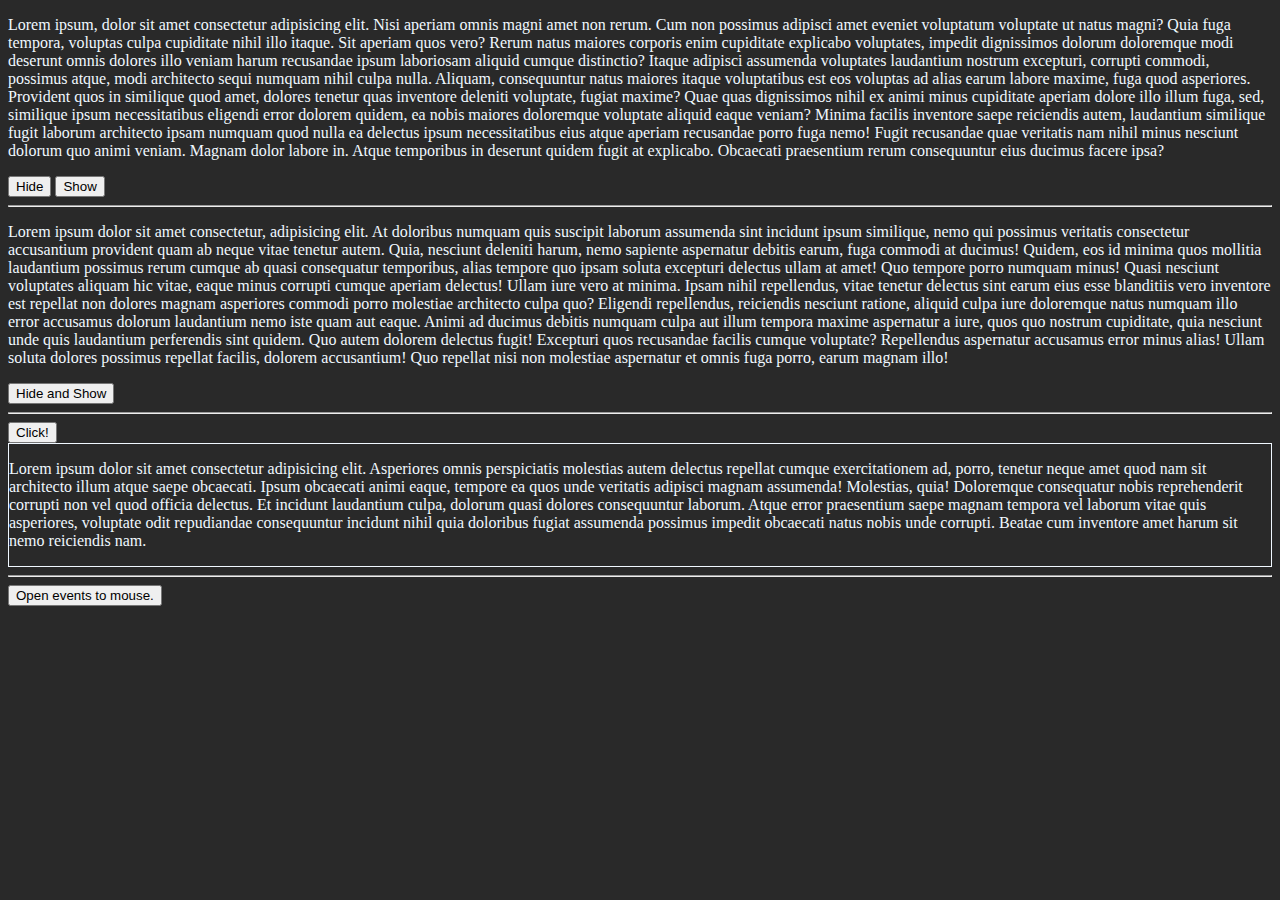
<file: Jquery/Aula1-Jquery/index.html>
<!DOCTYPE html>
<html lang="en">
<head>
        <meta charset="UTF-8">
        <meta name="viewport" content="width=device-width, initial-scale=1.0">
        <script src="jquery.js"></script>
        <script src="script.js"></script>
        <title>Document</title>
</head>
<body style="background-color: #292929; color: aliceblue; font-family: 'Comic Sans MS';">
        <div>
                <p class="p1">
                        Lorem ipsum, dolor sit amet consectetur adipisicing elit. Nisi aperiam omnis magni amet non rerum. Cum non possimus adipisci amet eveniet voluptatum voluptate ut natus magni? Quia fuga tempora, voluptas culpa cupiditate nihil illo itaque. Sit aperiam quos vero? Rerum natus maiores corporis enim cupiditate explicabo voluptates, impedit dignissimos dolorum doloremque modi deserunt omnis dolores illo veniam harum recusandae ipsum laboriosam aliquid cumque distinctio? Itaque adipisci assumenda voluptates laudantium nostrum excepturi, corrupti commodi, possimus atque, modi architecto sequi numquam nihil culpa nulla. Aliquam, consequuntur natus maiores itaque voluptatibus est eos voluptas ad alias earum labore maxime, fuga quod asperiores. Provident quos in similique quod amet, dolores tenetur quas inventore deleniti voluptate, fugiat maxime? Quae quas dignissimos nihil ex animi minus cupiditate aperiam dolore illo illum fuga, sed, similique ipsum necessitatibus eligendi error dolorem quidem, ea nobis maiores doloremque voluptate aliquid eaque veniam? Minima facilis inventore saepe reiciendis autem, laudantium similique fugit laborum architecto ipsam numquam quod nulla ea delectus ipsum necessitatibus eius atque aperiam recusandae porro fuga nemo! Fugit recusandae quae veritatis nam nihil minus nesciunt dolorum quo animi veniam. Magnam dolor labore in. Atque temporibus in deserunt quidem fugit at explicabo. Obcaecati praesentium rerum consequuntur eius ducimus facere ipsa?
                </p>
        </div>
        <button class="hide">Hide</button>
        <button class="show">Show</button>
        
        <hr>

        <p class="p2">
                Lorem ipsum dolor sit amet consectetur, adipisicing elit. At doloribus numquam quis suscipit laborum assumenda sint incidunt ipsum similique, nemo qui possimus veritatis consectetur accusantium provident quam ab neque vitae tenetur autem. Quia, nesciunt deleniti harum, nemo sapiente aspernatur debitis earum, fuga commodi at ducimus! Quidem, eos id minima quos mollitia laudantium possimus rerum cumque ab quasi consequatur temporibus, alias tempore quo ipsam soluta excepturi delectus ullam at amet! Quo tempore porro numquam minus! Quasi nesciunt voluptates aliquam hic vitae, eaque minus corrupti cumque aperiam delectus! Ullam iure vero at minima. Ipsam nihil repellendus, vitae tenetur delectus sint earum eius esse blanditiis vero inventore est repellat non dolores magnam asperiores commodi porro molestiae architecto culpa quo? Eligendi repellendus, reiciendis nesciunt ratione, aliquid culpa iure doloremque natus numquam illo error accusamus dolorum laudantium nemo iste quam aut eaque. Animi ad ducimus debitis numquam culpa aut illum tempora maxime aspernatur a iure, quos quo nostrum cupiditate, quia nesciunt unde quis laudantium perferendis sint quidem. Quo autem dolorem delectus fugit! Excepturi quos recusandae facilis cumque voluptate? Repellendus aspernatur accusamus error minus alias! Ullam soluta dolores possimus repellat facilis, dolorem accusantium! Quo repellat nisi non molestiae aspernatur et omnis fuga porro, earum magnam illo!
        </p>
        <button class="t1">Hide and Show</button>

        <hr>

        <button class="t3">Click!</button>
        <div class="div1" style="border: 1px solid;">
                <p>
                        Lorem ipsum dolor sit amet consectetur adipisicing elit. Asperiores omnis perspiciatis molestias autem delectus repellat cumque exercitationem ad, porro, tenetur neque amet quod nam sit architecto illum atque saepe obcaecati. Ipsum obcaecati animi eaque, tempore ea quos unde veritatis adipisci magnam assumenda! Molestias, quia! Doloremque consequatur nobis reprehenderit corrupti non vel quod officia delectus. Et incidunt laudantium culpa, dolorum quasi dolores consequuntur laborum. Atque error praesentium saepe magnam tempora vel laborum vitae quis asperiores, voluptate odit repudiandae consequuntur incidunt nihil quia doloribus fugiat assumenda possimus impedit obcaecati natus nobis unde corrupti. Beatae cum inventore amet harum sit nemo reiciendis nam.
                </p>
        </div>

        <hr>

        <button class="btn">Open events to mouse.</button>

</body>
</html>
</file>
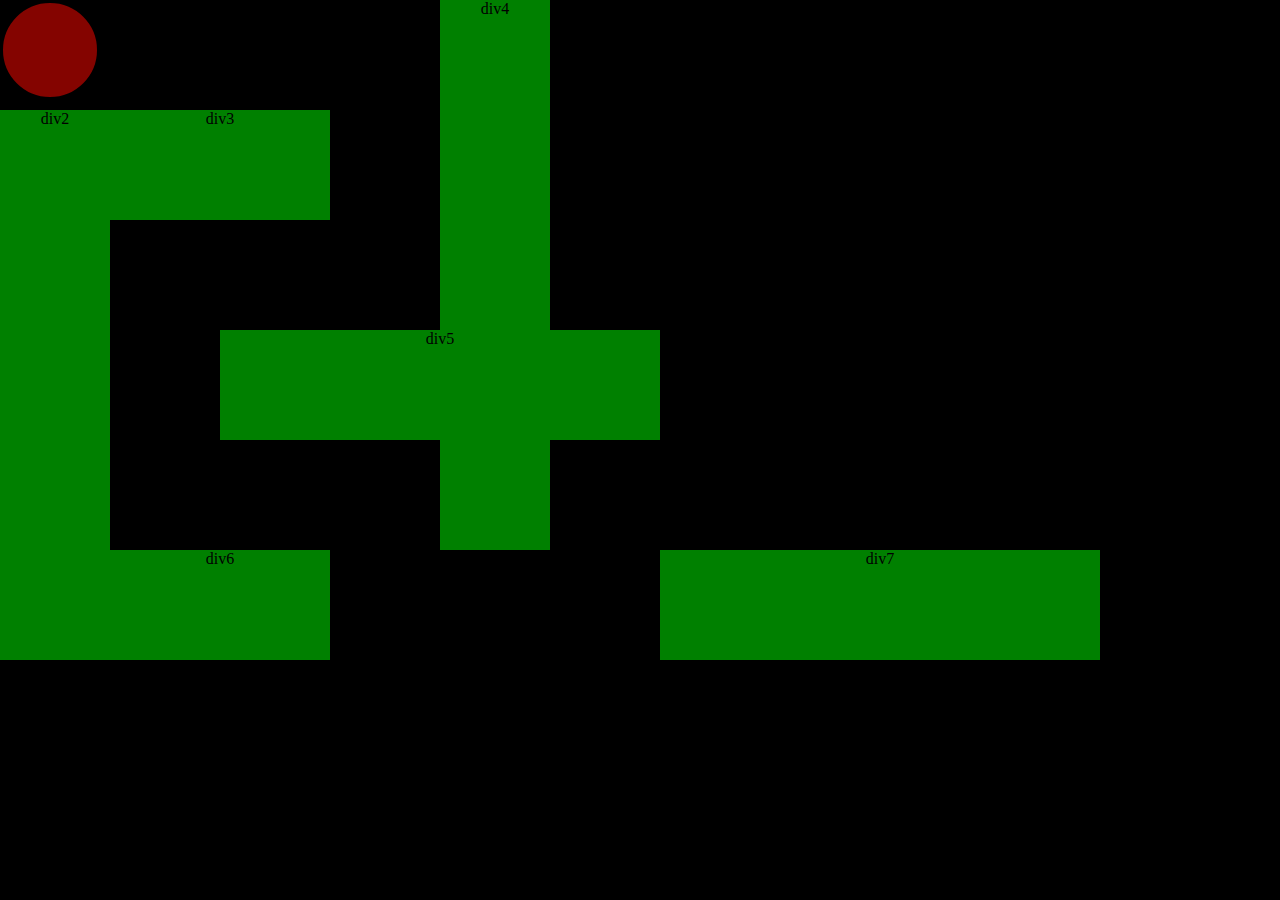
<file: Jquery/Aula2-Jquery/index.html>
<!DOCTYPE html>
<html lang="en">
<head>
        <meta charset="UTF-8">
        <meta name="viewport" content="width=device-width, initial-scale=1.0">
        <script src="jquery.js"></script>
        <script src="script.js" ></script>
        <title>Document Class2</title>

        <style>
                *{
                        padding: 0;
                        margin: 0;
                        box-sizing: border-box;
                        background-color: black;
                }
                div{
                        text-align: center;
                }
                .div1{
                        width: 100px;
                        height: 100px;
                        border: 3px solid;
                        border-radius: 50%;
                        position: relative;
                        background-color: #dd070098;
                        z-index: 1;
                        top: 0;
                        left: 0;
                }
                .div2{
                        background: green;
                        position: absolute;
                        width: 110px;
                        height: 550px;
                        top: 110px;
                        left: 0px;
                }
                .div3{
                        background: green;
                        position: absolute;
                        width: 220px;
                        height: 110px;
                        left: 110px;
                        top: 110px;
                        left: 110px;
                }
                .div4{
                        background: green;
                        position: absolute;
                        width: 110px;
                        height: 550px;
                        top: 0px;
                        left: 440px;
                }
                .div5{
                        background: green;
                        position: absolute;
                        width: 440px;
                        height: 110px;
                        top: 330px;
                        left: 220px;
                }
                .div6{
                        background: green;
                        position: absolute;
                        width: 220px;
                        height: 110px;
                        top: 550px;
                        left: 110px;
                }
                .div7{
                        background: green;
                        position: absolute;
                        width: 440px;
                        height: 110px;
                        top: 550px;
                        left: 660px;
                }
        </style>

</head>
<body>
        <div class="div1"></div>
        <div class="div2">div2</div>
        <div class="div3">div3</div>
        <div class="div4">div4</div>
        <div class="div5">div5</div>
        <div class="div6">div6</div>
        <div class="div7">div7</div>
        <div class="div8">div8</div>
        <div class="div9">div9</div>
        <div class="div0">div0</div>
</body>
</html>
</file>
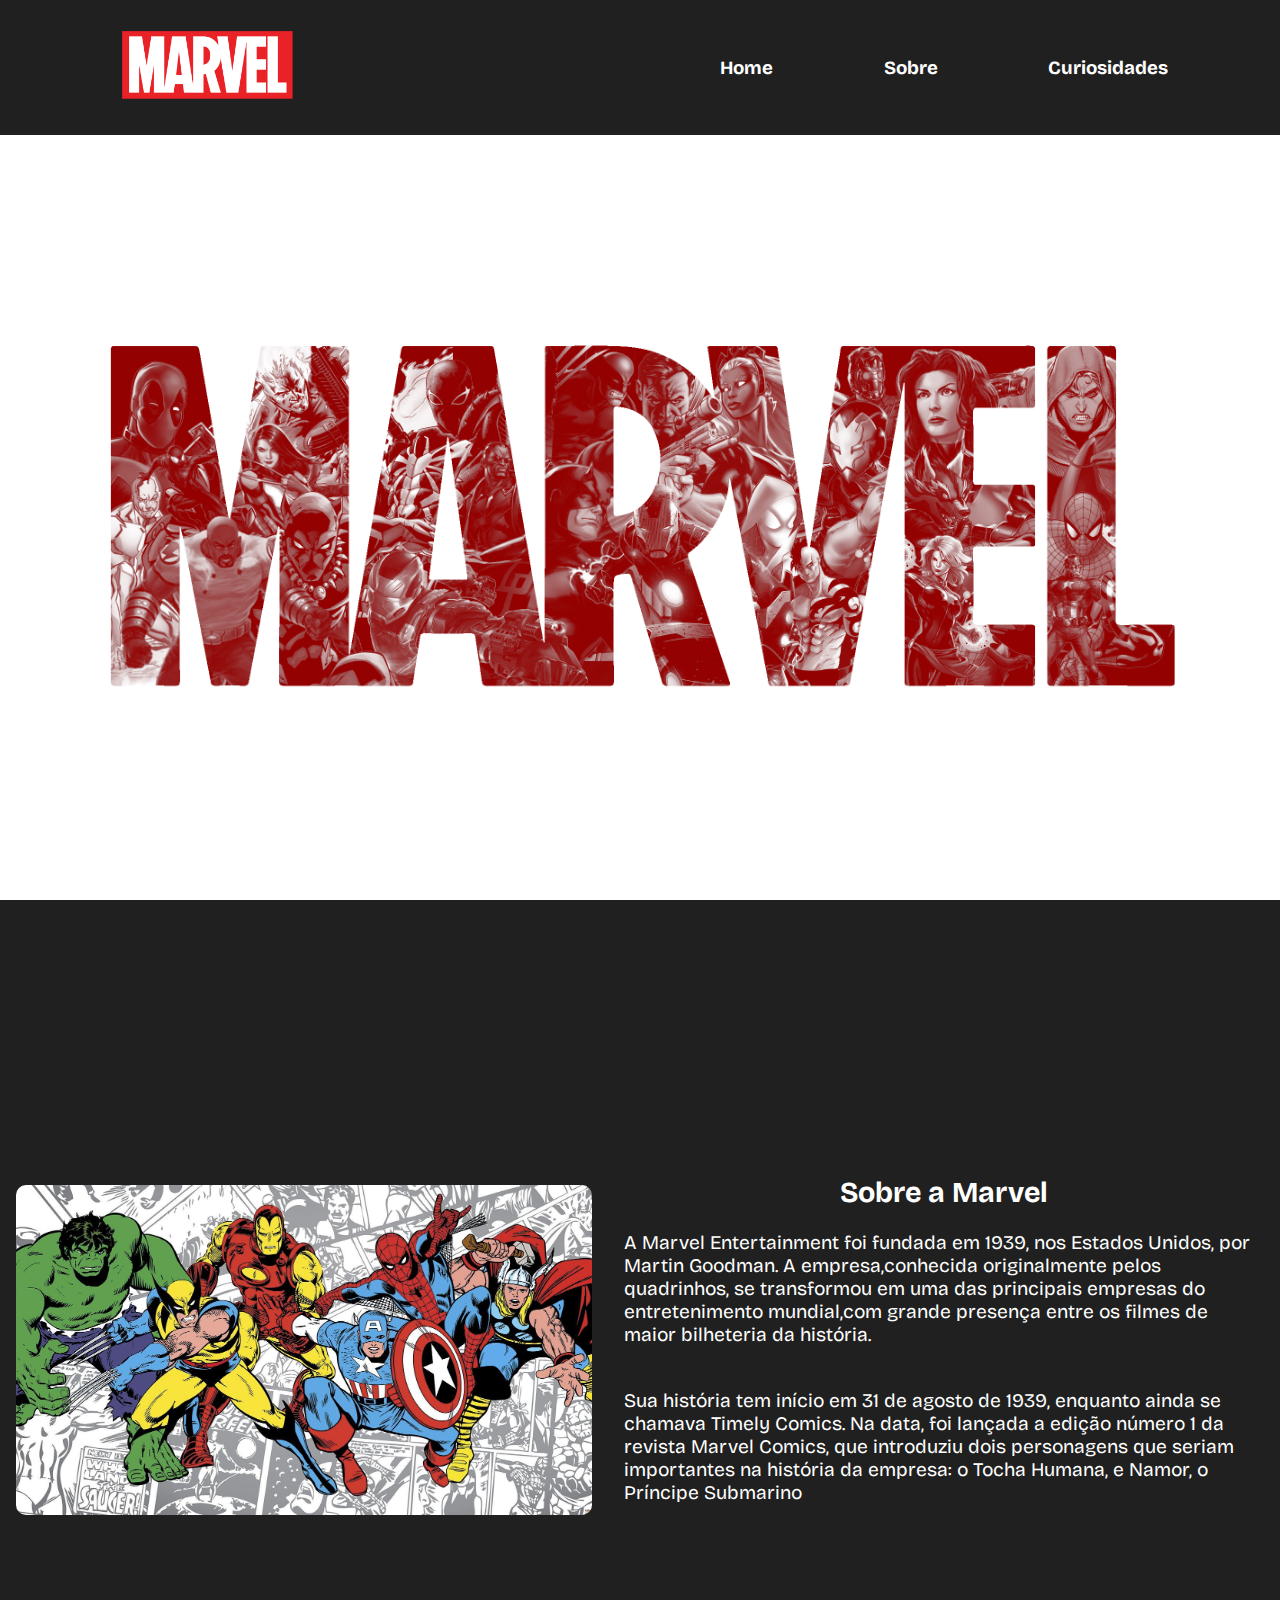
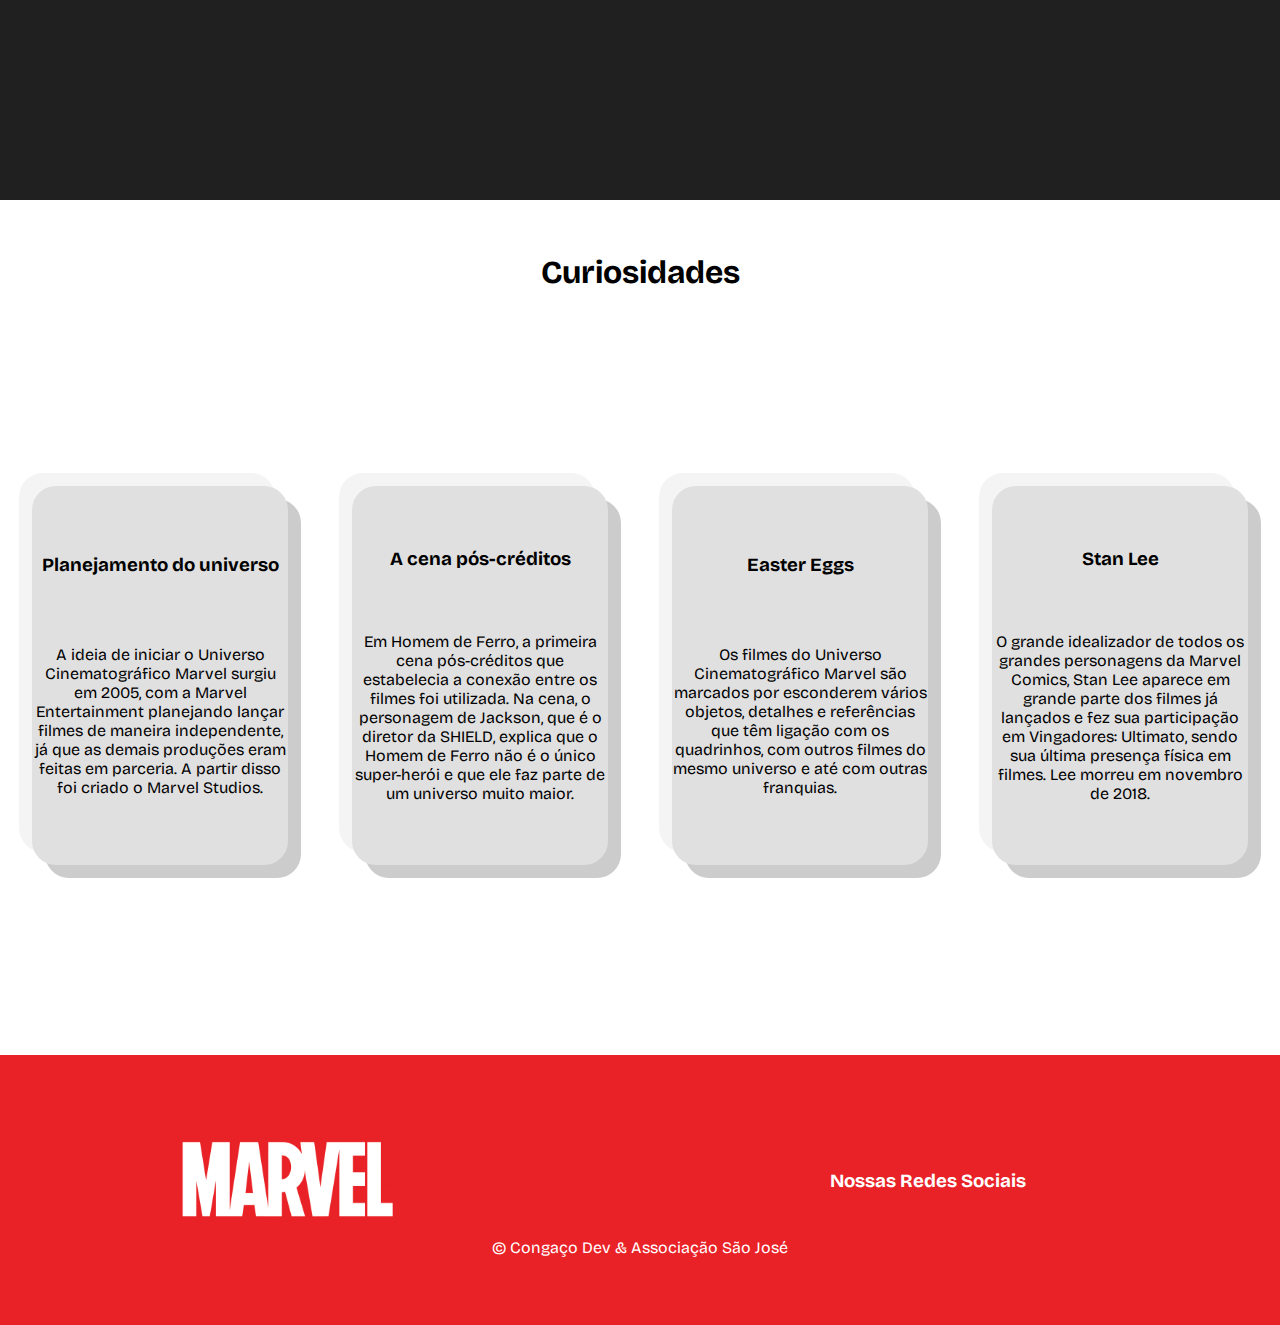
<file: Ofina-cangaco_dev/Front-end/index.html>
<!DOCTYPE html>
<html lang="pt-BR">
<head>
        <link rel="stylesheet" href="https://cdnjs.cloudflare.com/ajax/libs/font-awesome/6.4.2/css/all.min.css" integrity="sha512-z3gLpd7yknf1YoNbCzqRKc4qyor8gaKU1qmn+CShxbuBusANI9QpRohGBreCFkKxLhei6S9CQXFEbbKuqLg0DA==" crossorigin="anonymous" referrerpolicy="no-referrer" />
        <meta charset="UTF-8">
        <meta name="viewport" content="width=device-width, initial-scale=1.0">
        <link rel="shortcut icon" href="src/img/iconMarvel.png" type="image/x-icon">
        <link rel="preconnect" href="https://fonts.googleapis.com">
        <link rel="preconnect" href="https://fonts.gstatic.com" crossorigin>
        <link href="https://fonts.googleapis.com/css2?family=Bricolage+Grotesque:opsz,wght@10..48,300;10..48,400;10..48,700&display=swap" rel="stylesheet">
        <link rel="stylesheet" href="src/css/style.css">
        <title>Marvel</title>
</head>
<body>
        <header class="cabecalho">
                <div class="logocabecalho">
                        <img src="src/img/logoMarvel.png" alt="">
                </div>

                <div class="menu">
                        <nav>
                                <ul>
                                        <li><h3>Home</h3></li>
                                        <li><h3>Sobre</h3></li>
                                        <li><h3>Curiosidades</h3></li>
                                </ul>
                        </nav>
                </div>
        </header>

        <section class="inicio">
                <img src="src/img/marvelBanner.jpg" alt="Marvel Banner" srcset="">
        </section>

        <section class="sobre">
                <div class="imgSobre">
                        <img src="src/img/marvelComics.jpg" alt="Imagem dos herois da marvel." srcset="">
                </div>
                <div class="textoSobre">
                        <div class="cabecalhoSobre">
                                <header>
                                        <h2>Sobre a Marvel</h2>
                                </header>
                        </div>

                        <div class="historiaSobre">
                                <p>
                                        A Marvel Entertainment foi fundada em 1939, nos Estados Unidos, por Martin Goodman. A empresa,conhecida originalmente pelos quadrinhos, se transformou em uma das principais empresas do entretenimento mundial,com grande presença entre os filmes de maior bilheteria da história.
                                </p>
                                <p>
                                        Sua história tem início em 31 de agosto de 1939, enquanto ainda se chamava Timely Comics. Na data, foi
                                        lançada a edição número 1 da revista Marvel Comics, que introduziu dois personagens que seriam importantes na história da empresa: o Tocha Humana, e Namor, o Príncipe Submarino
                                </p>
                        </div>

                </div>
        </section>

        <section class="curiosidade">
                <div class="cabecalhoCuriosidade">
                        <header><h1>Curiosidades</h1></header>
                </div>

                <div class="curiosidades">
                        <div class="cardCuriosidade">
                                <h3>Planejamento do universo</h3>
                                <p>
                                        A ideia de iniciar o Universo Cinematográfico Marvel surgiu em 2005, com a Marvel Entertainment planejando lançar filmes de maneira independente, já que as demais produções eram feitas em  parceria. A partir disso foi criado o Marvel Studios.

                                </p>
                        </div>
                        <div class="cardCuriosidade">
                                <h3>A cena pós-créditos</h3>
                                <p>
                                        Em Homem de Ferro, a primeira cena pós-créditos que estabelecia a conexão entre os filmes foi utilizada. Na cena, o personagem de Jackson, que é o diretor da SHIELD, explica que o Homem de Ferro não é o único super-herói e que ele faz parte de um universo muito maior.
                                </p>
                        </div>
                        <div class="cardCuriosidade">
                                <h3>Easter Eggs</h3>
                                <p>
                                        Os filmes do Universo Cinematográfico Marvel são marcados por esconderem vários objetos, detalhes e referências que têm ligação com os quadrinhos, com outros filmes do mesmo universo e até com outras franquias.
                                </p>
                        </div>
                        <div class="cardCuriosidade">
                                <h3>Stan Lee</h3>
                                <p>
                                        O grande idealizador de todos os grandes personagens da Marvel Comics, Stan Lee aparece em grande parte dos filmes já lançados e fez sua participação em Vingadores: Ultimato, sendo sua última
                                        presença física em filmes. Lee morreu em novembro de 2018.
                                </p>
                        </div>
                </div>

        </section>

        <footer>
                <div class="conteudofooter">
                        <div class="logofooter">
                                <img src="src/img/logoMarvel.png" alt="Logo Marvel" srcset="">
                        </div>

                        <div class="redesfooter">
                                <h3>Nossas Redes Sociais</h3>
                                <nav>
                                        <ul>
                                                <li><i class="fa-brands fa-whatsapp"></i></li>
                                                <li><i class="fa-brands fa-facebook"></i></li>
                                                <li><i class="fa-brands fa-instagram"></i></li>
                                        </ul>
                                </nav>
                        </div>
                </div>

                <div class="footer">
                        <p>
                                &copy; Congaço Dev & Associação São José
                        </p>
                </div>
        </footer>
</body>
</html>
</file>
<file: Ofina-cangaco_dev/Front-end/src/css/style.css>
*{
      padding: 0;
      margin: 0;
      font-family: 'Bricolage Grotesque', sans-serif;
}
.cabecalho {
      width: 100%;
      height: 15vh;
      background-color: #202020;
      display: flex;
      align-items: center;
      justify-content: space-around;
}
.logocabecalho{
      width: 30%;
}
.logocabecalho img{
      width: 50%
}
.menu{
      color: #fff;
      width: 35%;
}
.menu  nav{
      display: flex;
      align-items: center;
      justify-content: center;
}
.menu nav ul{
      width: 100%;
      display: flex;
      align-items: center;
      justify-content: space-between;
      list-style: none;
}
.inicio{
      width: 100%;
      height: 85vh;
      display: flex;
      justify-content: center;
      align-items: center;
}
.inicio img{
      width: 90%;
      object-fit: contain;
      height: 100%;
}
.sobre{
      background-color: #202020;
      width: 100%;
      height: 100vh;
      display: flex;
      align-items: center;
      justify-content: space-around;
}
.sobre .imgSobre{
      width: 45%;
      height: 70vh;
      display: flex;
      align-items: center;
      justify-content: space-around;
}
.sobre .imgSobre img{
      width: 100%;
      object-fit: cover;
      border-radius: 10px;
}
.sobre .textoSobre{
      width: 50%;
      height: 70%; /* opção pra mudar (Responsividade)*/
      color: #fff;
      display: flex;
      flex-direction: column;
      justify-content: center;
      align-items: center;
      text-justify: center;
      font-size: larger;
}
.textoSobre .cabecalhoSobre{
      width: 100%;
      display: flex;
      align-items: center;
      justify-content: center;
}
.textoSobre .historiaSobre{
      height: 50%;
      display: flex;
      flex-direction: column;
      align-items: center;
      justify-content: space-around;
}
footer{
      background-color: #e92227;
      width: 100%;
      height: 30vh;
      display: flex;
      flex-direction: column;
      align-items: center;
      justify-content: center;
      color: #fff;
}
.conteudofooter {
      width: 100%;
      display: flex;
      align-items: center;
      justify-content: space-around;
}
.conteudofooter .logofooter{
      width: 20%;
      height: 50%;
      display: flex;
      align-items: center;
      justify-content: center;
}
.conteudofooter .logofooter img{
      width: 100%;
}
.redesfooter{
      width: 30%;
      display: flex;
      flex-direction: column;
      align-items: center;
      justify-content: center;
}
.redesfooter ul{
      font-size: larger;
      list-style: none;
      display: flex;
      align-items: center;
      gap: 50px;
}
.redesfooter ul li{
      transition: 0.4s;
}
.redesfooter ul li :hover{
      transform: scale(1.3);
      cursor: pointer;
}
.curiosidade{
      width: 100%;
      height: 95vh;
      display: flex;
      flex-direction: column;
      align-items: center;
      justify-content: center;
}
.curiosidade .cabecalhoCuriosidade{
      width: 100%;
      height: 6%;
      display: flex;
      align-items: center;
      justify-content: center;
      margin-top: 3rem;
}
.curiosidades{
      width: 100%;
      height: 94%;
      display: flex;
      align-items: center;
      justify-content: space-around;
}
.curiosidades .cardCuriosidade{
      width: 20%;
      height: 50%;
      border-radius: 24px;
      display: flex;
      flex-direction: column;
      align-items: center;
      justify-content: space-evenly;
      text-align: center;
      background: #e0e0e0;
      box-shadow: 13px 13px 0px #ccc,
            -13px -13px 0px #f4f4f4;
}
</file>
